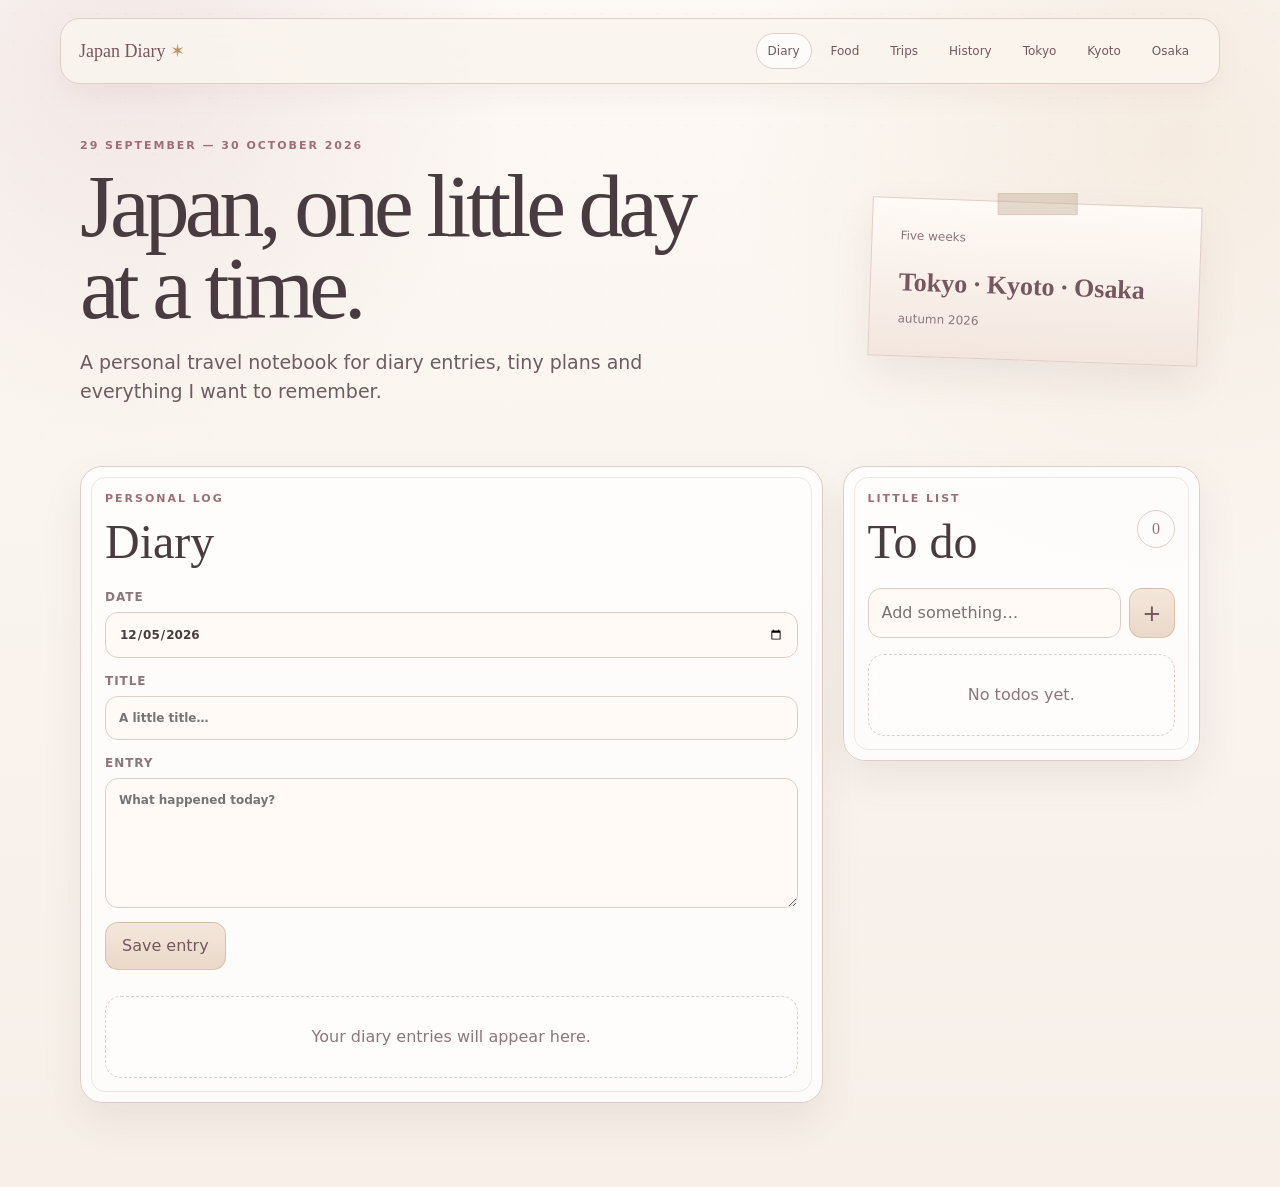
<file: index.html>
<!doctype html>
<html lang="en">
<head>
  <meta charset="utf-8">
  <meta name="viewport" content="width=device-width, initial-scale=1">
  <title>Japan Diary</title>
  <link rel="stylesheet" href="styles.css">
</head>
<body data-page="home">
  <header class="site-header">
    <a class="brand" href="index.html">Japan Diary <span>✶</span></a>
    <nav class="site-nav" aria-label="Main navigation">
      <a class="active" href="index.html">Diary</a>
      <a href="pages/food.html">Food</a>
      <a href="pages/trips.html">Trips</a>
      <a href="pages/history.html">History</a>
      <a href="pages/tokyo.html">Tokyo</a>
      <a href="pages/kyoto.html">Kyoto</a>
      <a href="pages/osaka.html">Osaka</a>
    </nav>
  </header>

  <main class="page-shell">
    <section class="home-hero">
      <div>
        <p class="kicker">29 September — 30 October 2026</p>
        <h1>Japan, one little day at a time.</h1>
        <p class="intro">A personal travel notebook for diary entries, tiny plans and everything I want to remember.</p>
      </div>
      <aside class="vintage-note">
        <span class="note-label">Five weeks</span>
        <strong>Tokyo · Kyoto · Osaka</strong>
        <span class="note-small">autumn 2026</span>
      </aside>
    </section>

    <section class="home-grid">
      <article class="paper-card">
        <div class="section-heading compact">
          <div>
            <p class="kicker">Personal log</p>
            <h2>Diary</h2>
          </div>
        </div>

        <form id="diaryForm" class="editor-form">
          <label>
            Date
            <input id="diaryDate" type="date" required>
          </label>
          <label>
            Title
            <input id="diaryTitle" type="text" placeholder="A little title…" required>
          </label>
          <label>
            Entry
            <textarea id="diaryText" placeholder="What happened today?" required></textarea>
          </label>
          <button class="button" type="submit">Save entry</button>
        </form>

        <div id="diaryEntries" class="entry-list" aria-live="polite"></div>
      </article>

      <aside class="paper-card todo-panel">
        <div class="section-heading compact">
          <div>
            <p class="kicker">Little list</p>
            <h2>To do</h2>
          </div>
          <span id="todoCount" class="counter">0</span>
        </div>

        <form id="todoForm" class="inline-form">
          <input id="todoInput" type="text" placeholder="Add something…" required>
          <button class="icon-button" type="submit" aria-label="Add todo">+</button>
        </form>
        <div id="todoList" class="todo-list" aria-live="polite"></div>
      </aside>
    </section>
  </main>

  <script src="site.js"></script>
</body>
</html>
</file>
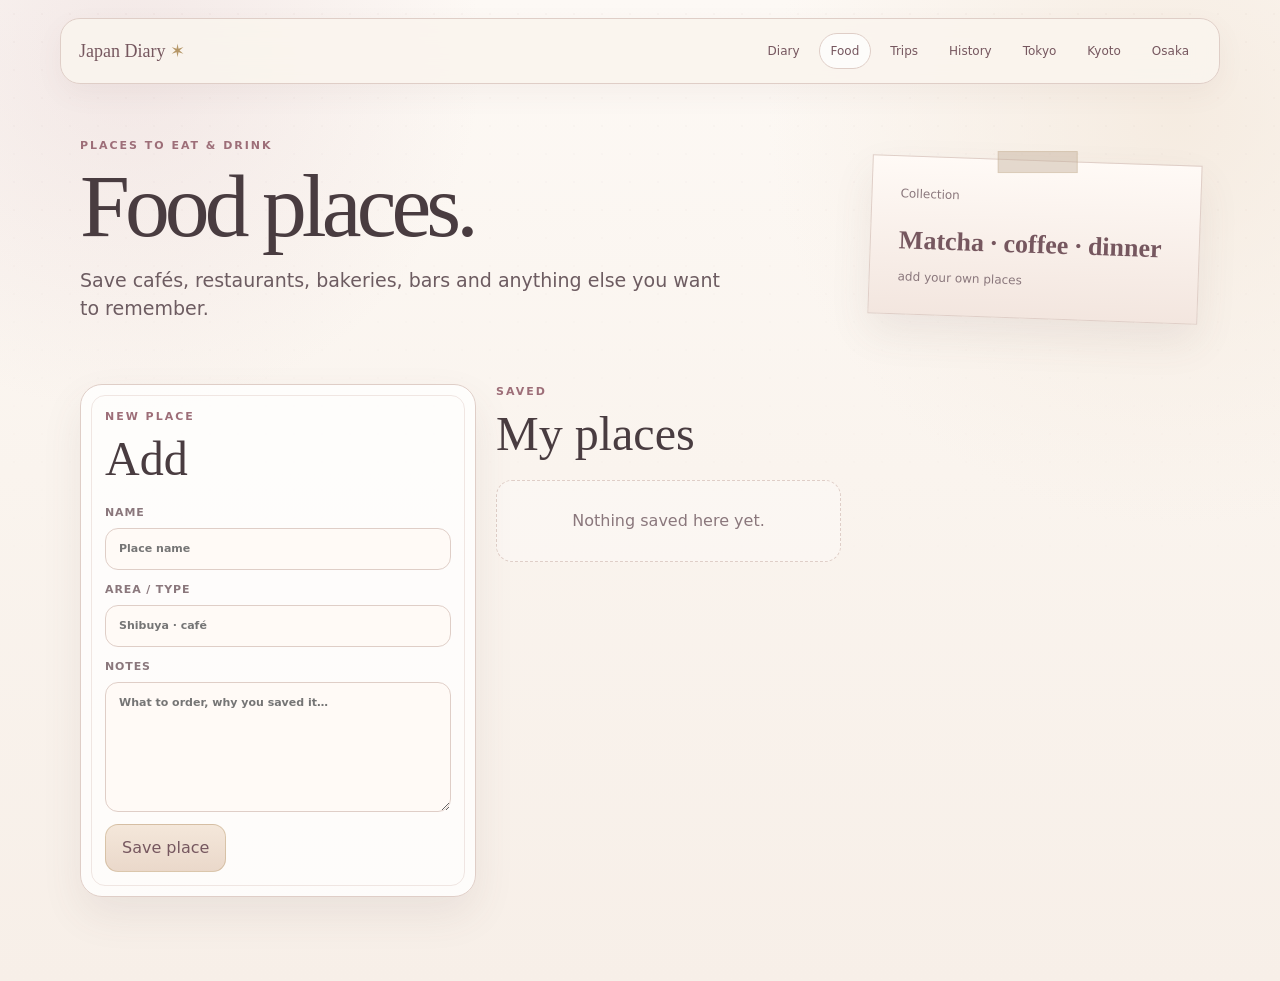
<file: pages/food.html>
<!doctype html>
<html lang="en">
<head>
  <meta charset="utf-8">
  <meta name="viewport" content="width=device-width, initial-scale=1">
  <title>Food Places · Japan Diary</title>
  <link rel="stylesheet" href="../styles.css">
</head>
<body data-page="collection">
  <header class="site-header">
    <a class="brand" href="../index.html">Japan Diary <span>✶</span></a>
    <nav class="site-nav" aria-label="Main navigation">
      <a href="../index.html">Diary</a><a class="active" href="food.html">Food</a><a href="trips.html">Trips</a><a href="history.html">History</a><a href="tokyo.html">Tokyo</a><a href="kyoto.html">Kyoto</a><a href="osaka.html">Osaka</a>
    </nav>
  </header>

  <main class="page-shell">
    <section class="page-hero">
      <div><p class="kicker">Places to eat & drink</p><h1>Food places.</h1><p class="intro">Save cafés, restaurants, bakeries, bars and anything else you want to remember.</p></div>
      <aside class="vintage-note"><span class="note-label">Collection</span><strong>Matcha · coffee · dinner</strong><span class="note-small">add your own places</span></aside>
    </section>

    <section class="content-layout">
      <aside class="paper-card sidebar-card">
        <div class="section-heading compact"><div><p class="kicker">New place</p><h2>Add</h2></div></div>
        <form id="collectionForm" class="collection-form" data-storage-key="japan-food-places-v1">
          <label>Name<input id="itemTitle" type="text" placeholder="Place name" required></label>
          <label>Area / type<input id="itemMeta" type="text" placeholder="Shibuya · café"></label>
          <label>Notes<textarea id="itemText" placeholder="What to order, why you saved it…"></textarea></label>
          <button class="button" type="submit">Save place</button>
        </form>
      </aside>
      <section><div class="section-heading"><div><p class="kicker">Saved</p><h2>My places</h2></div></div><div id="collectionList" class="collection-grid"></div></section>
    </section>
  </main>
  <script src="../site.js"></script>
</body>
</html>
</file>
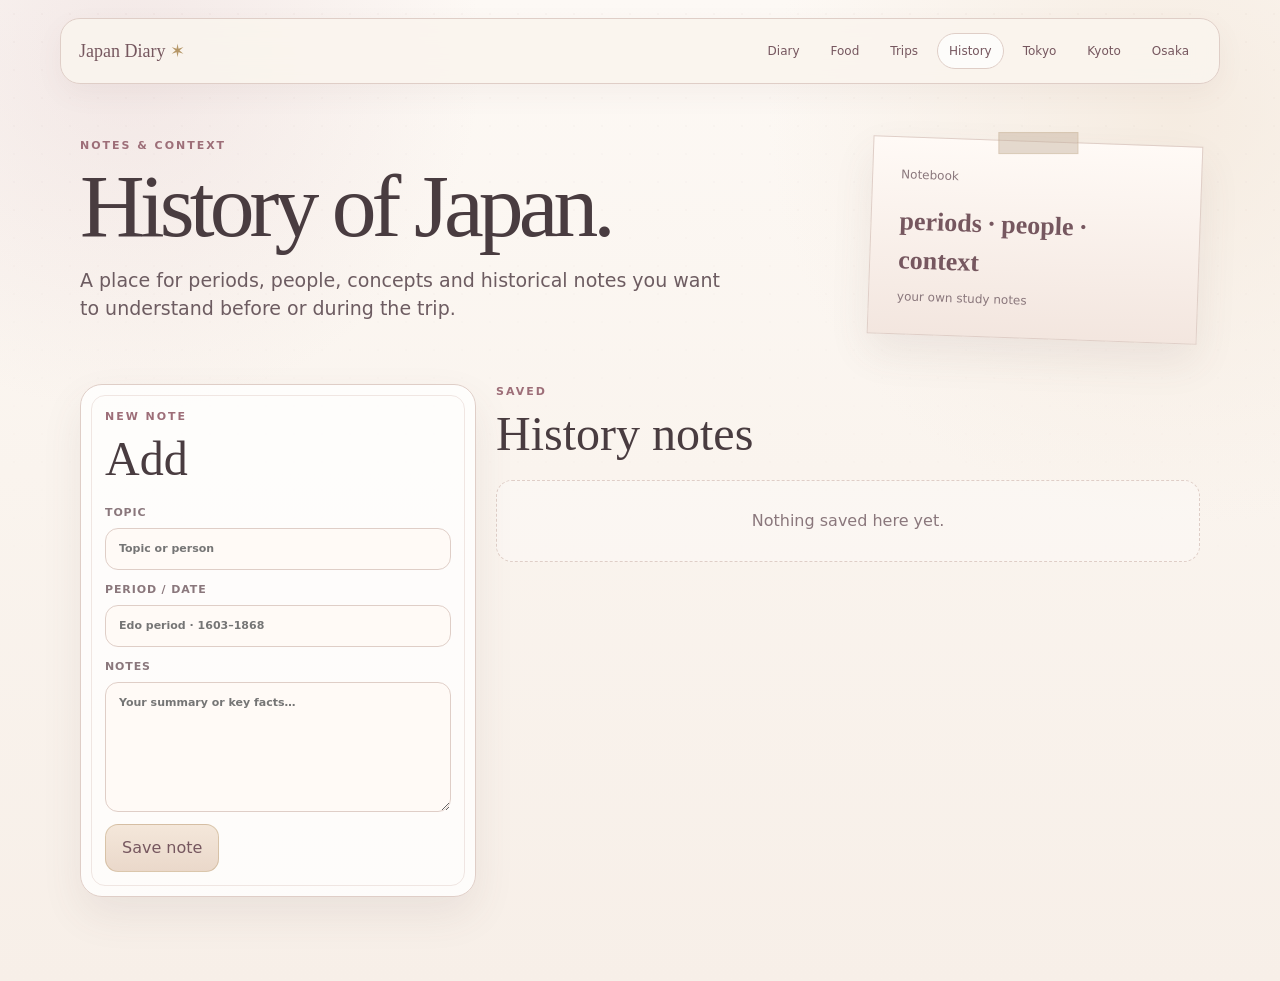
<file: pages/history.html>
<!doctype html>
<html lang="en">
<head>
  <meta charset="utf-8">
  <meta name="viewport" content="width=device-width, initial-scale=1">
  <title>History · Japan Diary</title>
  <link rel="stylesheet" href="../styles.css">
</head>
<body data-page="collection">
  <header class="site-header">
    <a class="brand" href="../index.html">Japan Diary <span>✶</span></a>
    <nav class="site-nav" aria-label="Main navigation">
      <a href="../index.html">Diary</a><a href="food.html">Food</a><a href="trips.html">Trips</a><a class="active" href="history.html">History</a><a href="tokyo.html">Tokyo</a><a href="kyoto.html">Kyoto</a><a href="osaka.html">Osaka</a>
    </nav>
  </header>

  <main class="page-shell">
    <section class="page-hero">
      <div><p class="kicker">Notes & context</p><h1>History of Japan.</h1><p class="intro">A place for periods, people, concepts and historical notes you want to understand before or during the trip.</p></div>
      <aside class="vintage-note"><span class="note-label">Notebook</span><strong>periods · people · context</strong><span class="note-small">your own study notes</span></aside>
    </section>

    <section class="content-layout">
      <aside class="paper-card sidebar-card">
        <div class="section-heading compact"><div><p class="kicker">New note</p><h2>Add</h2></div></div>
        <form id="collectionForm" class="collection-form" data-storage-key="japan-history-notes-v1">
          <label>Topic<input id="itemTitle" type="text" placeholder="Topic or person" required></label>
          <label>Period / date<input id="itemMeta" type="text" placeholder="Edo period · 1603–1868"></label>
          <label>Notes<textarea id="itemText" placeholder="Your summary or key facts…"></textarea></label>
          <button class="button" type="submit">Save note</button>
        </form>
      </aside>
      <section><div class="section-heading"><div><p class="kicker">Saved</p><h2>History notes</h2></div></div><div id="collectionList" class="history-list"></div></section>
    </section>
  </main>
  <script src="../site.js"></script>
</body>
</html>
</file>
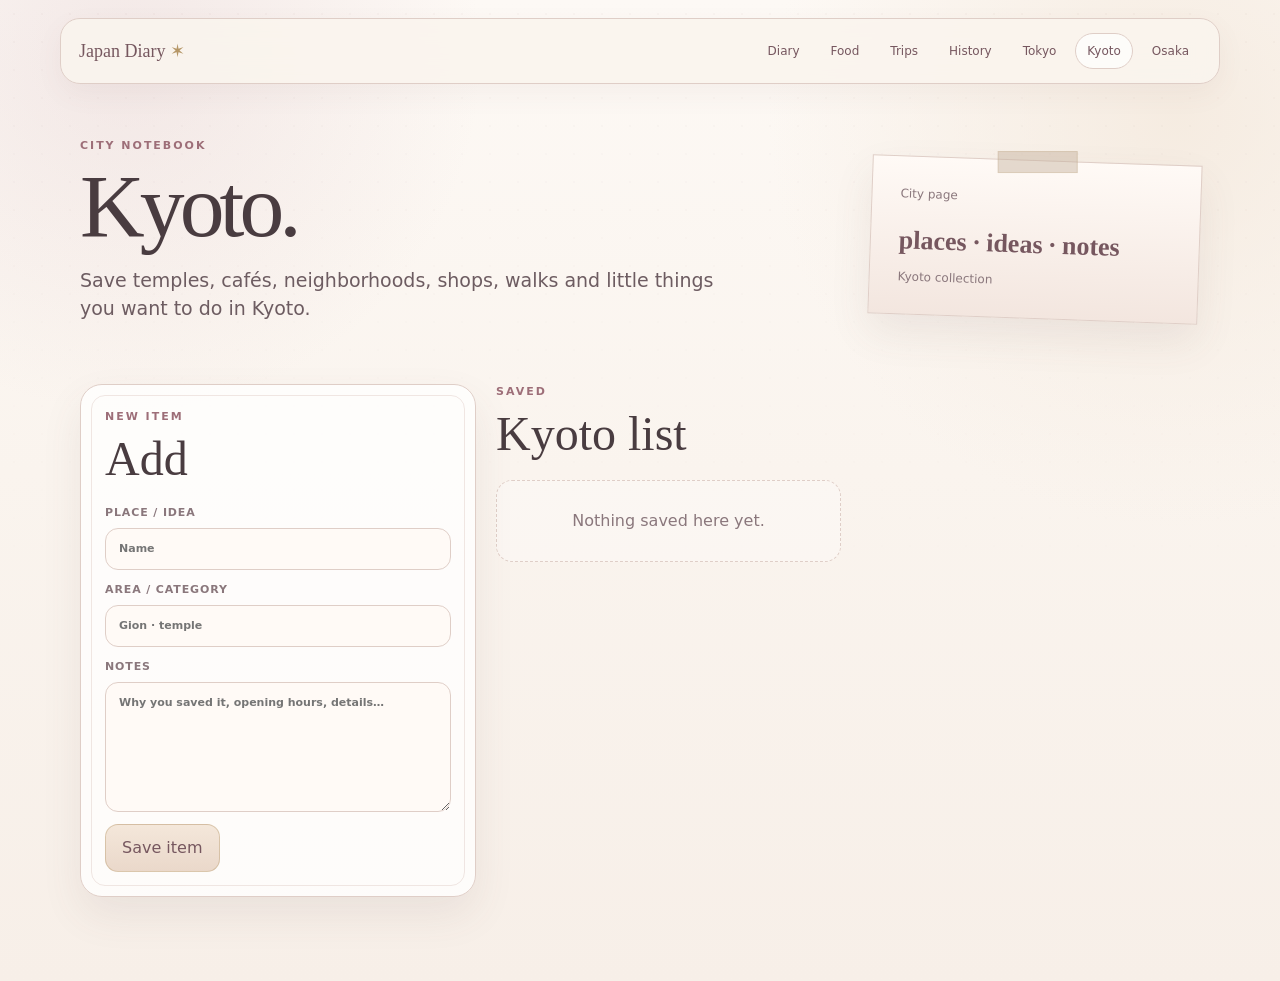
<file: pages/kyoto.html>
<!doctype html>
<html lang="en">
<head>
  <meta charset="utf-8">
  <meta name="viewport" content="width=device-width, initial-scale=1">
  <title>Kyoto · Japan Diary</title>
  <link rel="stylesheet" href="../styles.css">
</head>
<body data-page="collection">
  <header class="site-header">
    <a class="brand" href="../index.html">Japan Diary <span>✶</span></a>
    <nav class="site-nav" aria-label="Main navigation">
      <a href="../index.html">Diary</a><a href="food.html">Food</a><a href="trips.html">Trips</a><a href="history.html">History</a><a href="tokyo.html">Tokyo</a><a class="active" href="kyoto.html">Kyoto</a><a href="osaka.html">Osaka</a>
    </nav>
  </header>

  <main class="page-shell">
    <section class="page-hero">
      <div><p class="kicker">City notebook</p><h1>Kyoto.</h1><p class="intro">Save temples, cafés, neighborhoods, shops, walks and little things you want to do in Kyoto.</p></div>
      <aside class="vintage-note"><span class="note-label">City page</span><strong>places · ideas · notes</strong><span class="note-small">Kyoto collection</span></aside>
    </section>

    <section class="content-layout">
      <aside class="paper-card sidebar-card">
        <div class="section-heading compact"><div><p class="kicker">New item</p><h2>Add</h2></div></div>
        <form id="collectionForm" class="collection-form" data-storage-key="japan-kyoto-v1">
          <label>Place / idea<input id="itemTitle" type="text" placeholder="Name" required></label>
          <label>Area / category<input id="itemMeta" type="text" placeholder="Gion · temple"></label>
          <label>Notes<textarea id="itemText" placeholder="Why you saved it, opening hours, details…"></textarea></label>
          <button class="button" type="submit">Save item</button>
        </form>
      </aside>
      <section><div class="section-heading"><div><p class="kicker">Saved</p><h2>Kyoto list</h2></div></div><div id="collectionList" class="collection-grid"></div></section>
    </section>
  </main>
  <script src="../site.js"></script>
</body>
</html>
</file>
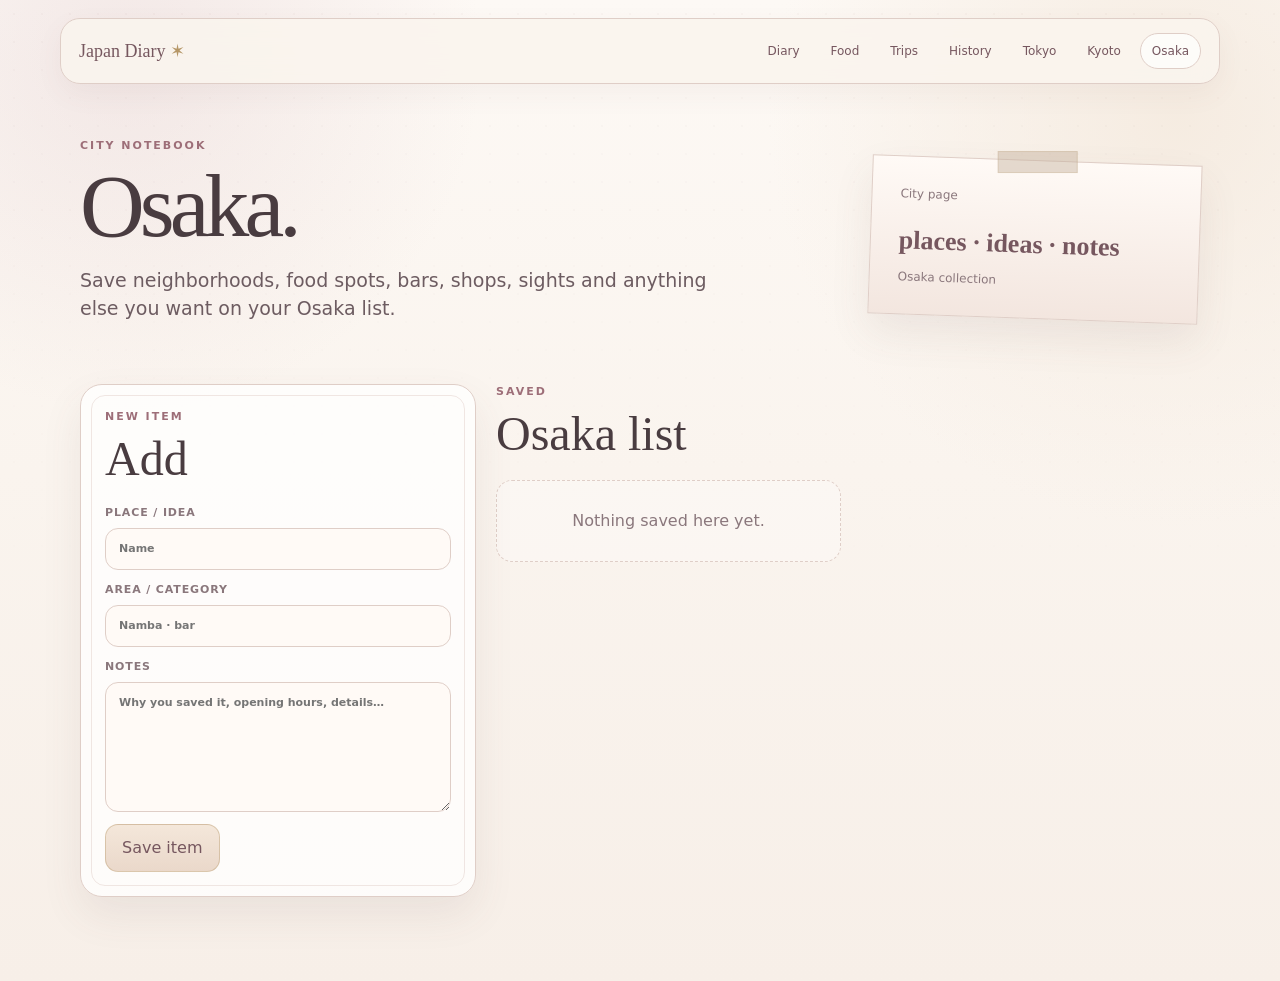
<file: pages/osaka.html>
<!doctype html>
<html lang="en">
<head>
  <meta charset="utf-8">
  <meta name="viewport" content="width=device-width, initial-scale=1">
  <title>Osaka · Japan Diary</title>
  <link rel="stylesheet" href="../styles.css">
</head>
<body data-page="collection">
  <header class="site-header">
    <a class="brand" href="../index.html">Japan Diary <span>✶</span></a>
    <nav class="site-nav" aria-label="Main navigation">
      <a href="../index.html">Diary</a><a href="food.html">Food</a><a href="trips.html">Trips</a><a href="history.html">History</a><a href="tokyo.html">Tokyo</a><a href="kyoto.html">Kyoto</a><a class="active" href="osaka.html">Osaka</a>
    </nav>
  </header>

  <main class="page-shell">
    <section class="page-hero">
      <div><p class="kicker">City notebook</p><h1>Osaka.</h1><p class="intro">Save neighborhoods, food spots, bars, shops, sights and anything else you want on your Osaka list.</p></div>
      <aside class="vintage-note"><span class="note-label">City page</span><strong>places · ideas · notes</strong><span class="note-small">Osaka collection</span></aside>
    </section>

    <section class="content-layout">
      <aside class="paper-card sidebar-card">
        <div class="section-heading compact"><div><p class="kicker">New item</p><h2>Add</h2></div></div>
        <form id="collectionForm" class="collection-form" data-storage-key="japan-osaka-v1">
          <label>Place / idea<input id="itemTitle" type="text" placeholder="Name" required></label>
          <label>Area / category<input id="itemMeta" type="text" placeholder="Namba · bar"></label>
          <label>Notes<textarea id="itemText" placeholder="Why you saved it, opening hours, details…"></textarea></label>
          <button class="button" type="submit">Save item</button>
        </form>
      </aside>
      <section><div class="section-heading"><div><p class="kicker">Saved</p><h2>Osaka list</h2></div></div><div id="collectionList" class="collection-grid"></div></section>
    </section>
  </main>
  <script src="../site.js"></script>
</body>
</html>
</file>
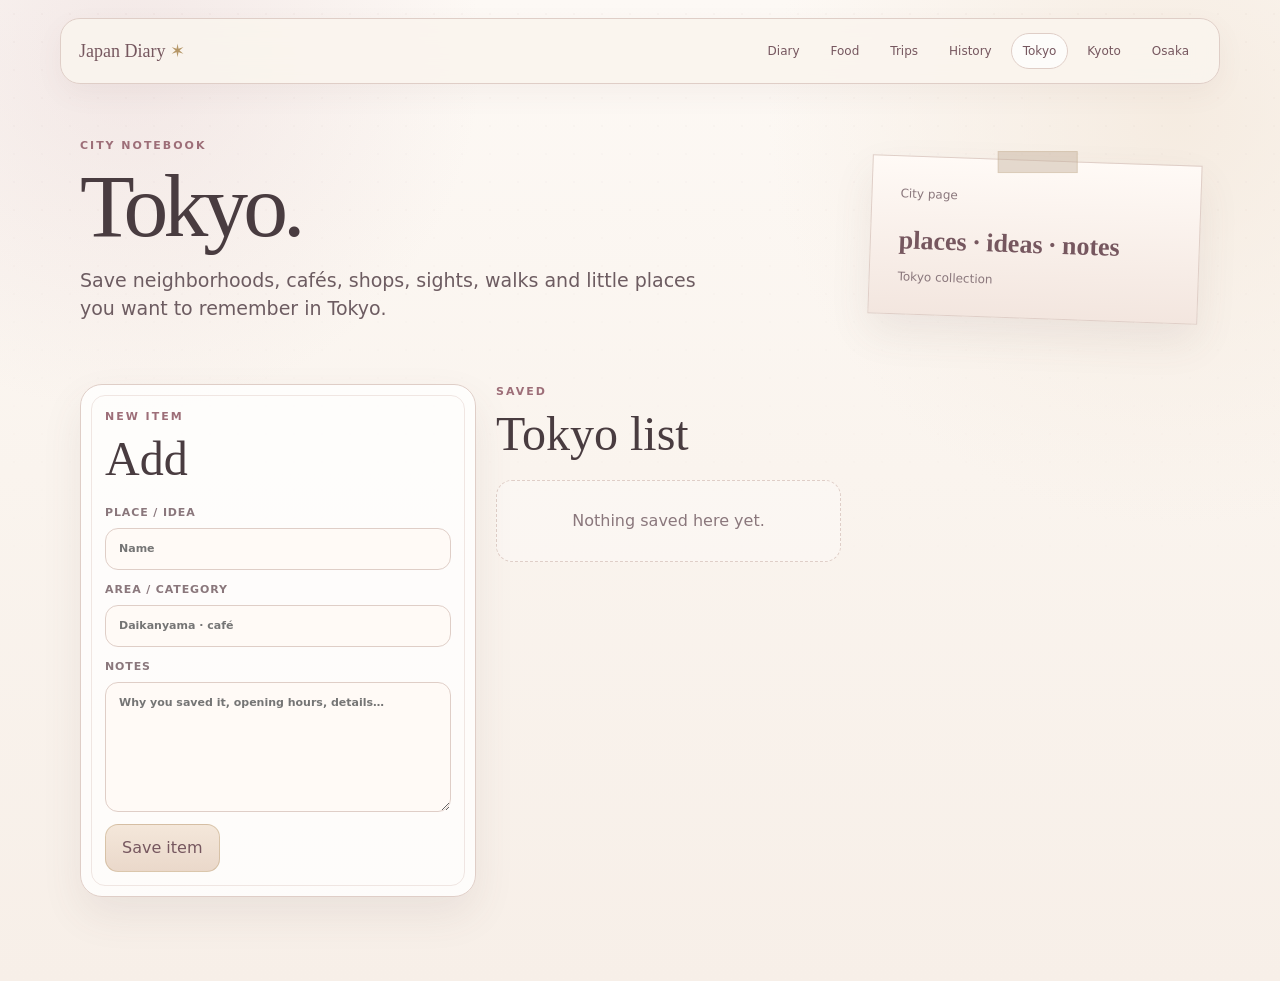
<file: pages/tokyo.html>
<!doctype html>
<html lang="en">
<head>
  <meta charset="utf-8">
  <meta name="viewport" content="width=device-width, initial-scale=1">
  <title>Tokyo · Japan Diary</title>
  <link rel="stylesheet" href="../styles.css">
</head>
<body data-page="collection">
  <header class="site-header">
    <a class="brand" href="../index.html">Japan Diary <span>✶</span></a>
    <nav class="site-nav" aria-label="Main navigation">
      <a href="../index.html">Diary</a><a href="food.html">Food</a><a href="trips.html">Trips</a><a href="history.html">History</a><a class="active" href="tokyo.html">Tokyo</a><a href="kyoto.html">Kyoto</a><a href="osaka.html">Osaka</a>
    </nav>
  </header>

  <main class="page-shell">
    <section class="page-hero">
      <div><p class="kicker">City notebook</p><h1>Tokyo.</h1><p class="intro">Save neighborhoods, cafés, shops, sights, walks and little places you want to remember in Tokyo.</p></div>
      <aside class="vintage-note"><span class="note-label">City page</span><strong>places · ideas · notes</strong><span class="note-small">Tokyo collection</span></aside>
    </section>

    <section class="content-layout">
      <aside class="paper-card sidebar-card">
        <div class="section-heading compact"><div><p class="kicker">New item</p><h2>Add</h2></div></div>
        <form id="collectionForm" class="collection-form" data-storage-key="japan-tokyo-v1">
          <label>Place / idea<input id="itemTitle" type="text" placeholder="Name" required></label>
          <label>Area / category<input id="itemMeta" type="text" placeholder="Daikanyama · café"></label>
          <label>Notes<textarea id="itemText" placeholder="Why you saved it, opening hours, details…"></textarea></label>
          <button class="button" type="submit">Save item</button>
        </form>
      </aside>
      <section><div class="section-heading"><div><p class="kicker">Saved</p><h2>Tokyo list</h2></div></div><div id="collectionList" class="collection-grid"></div></section>
    </section>
  </main>
  <script src="../site.js"></script>
</body>
</html>
</file>
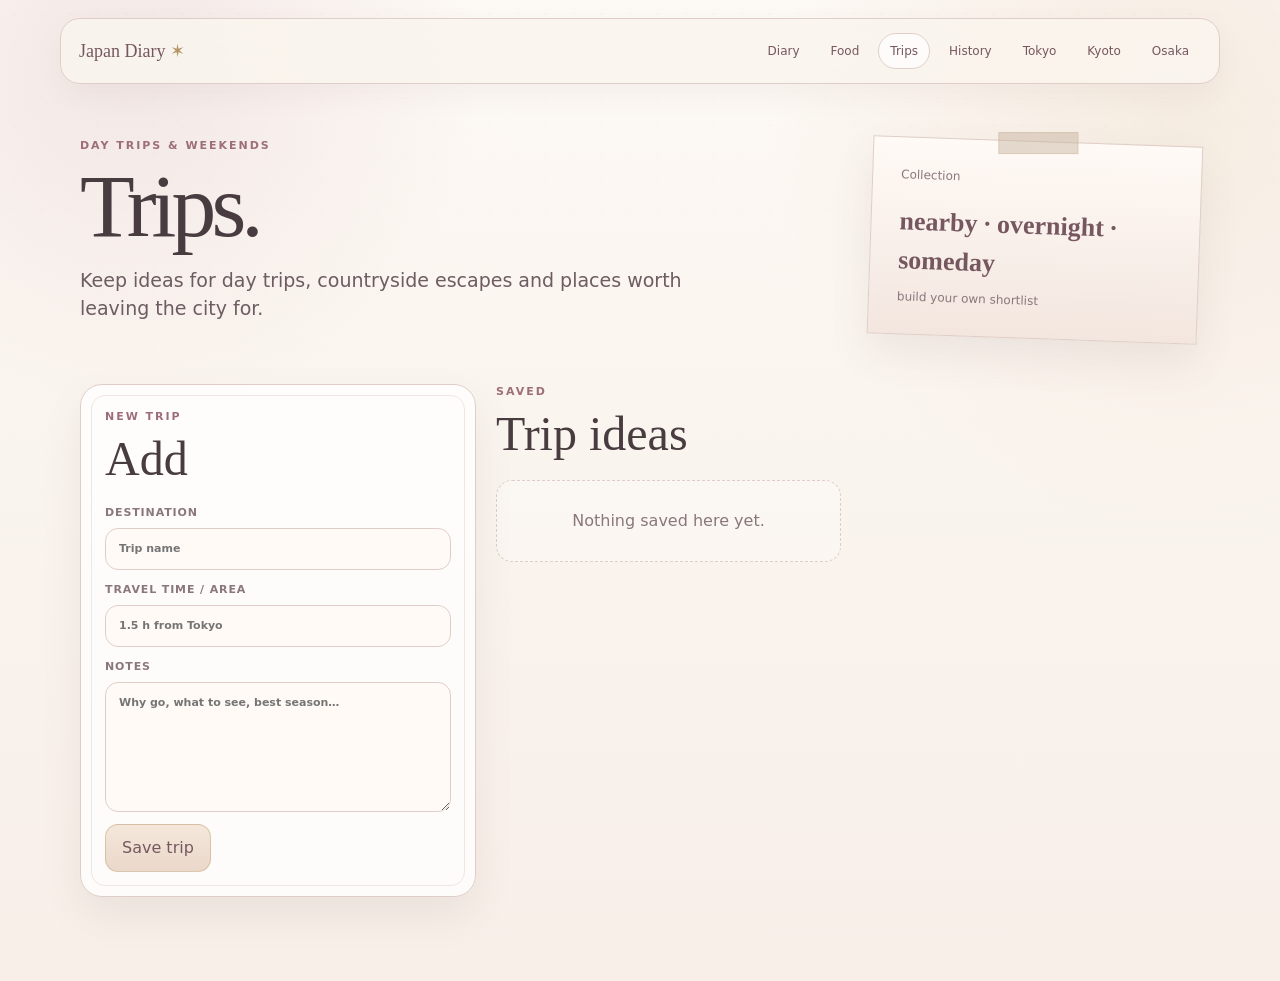
<file: pages/trips.html>
<!doctype html>
<html lang="en">
<head>
  <meta charset="utf-8">
  <meta name="viewport" content="width=device-width, initial-scale=1">
  <title>Trips · Japan Diary</title>
  <link rel="stylesheet" href="../styles.css">
</head>
<body data-page="collection">
  <header class="site-header">
    <a class="brand" href="../index.html">Japan Diary <span>✶</span></a>
    <nav class="site-nav" aria-label="Main navigation">
      <a href="../index.html">Diary</a><a href="food.html">Food</a><a class="active" href="trips.html">Trips</a><a href="history.html">History</a><a href="tokyo.html">Tokyo</a><a href="kyoto.html">Kyoto</a><a href="osaka.html">Osaka</a>
    </nav>
  </header>

  <main class="page-shell">
    <section class="page-hero">
      <div><p class="kicker">Day trips & weekends</p><h1>Trips.</h1><p class="intro">Keep ideas for day trips, countryside escapes and places worth leaving the city for.</p></div>
      <aside class="vintage-note"><span class="note-label">Collection</span><strong>nearby · overnight · someday</strong><span class="note-small">build your own shortlist</span></aside>
    </section>

    <section class="content-layout">
      <aside class="paper-card sidebar-card">
        <div class="section-heading compact"><div><p class="kicker">New trip</p><h2>Add</h2></div></div>
        <form id="collectionForm" class="collection-form" data-storage-key="japan-trip-ideas-v1">
          <label>Destination<input id="itemTitle" type="text" placeholder="Trip name" required></label>
          <label>Travel time / area<input id="itemMeta" type="text" placeholder="1.5 h from Tokyo"></label>
          <label>Notes<textarea id="itemText" placeholder="Why go, what to see, best season…"></textarea></label>
          <button class="button" type="submit">Save trip</button>
        </form>
      </aside>
      <section><div class="section-heading"><div><p class="kicker">Saved</p><h2>Trip ideas</h2></div></div><div id="collectionList" class="collection-grid"></div></section>
    </section>
  </main>
  <script src="../site.js"></script>
</body>
</html>
</file>
<file: styles.css>
:root {
  --paper:#faf4ee;
  --paper-2:#f2e7df;
  --powder:#d8bcc1;
  --dust:#c79ea7;
  --rose:#9d6e78;
  --mauve:#76575f;
  --ink:#493c40;
  --muted:#8a777c;
  --gold:#b59667;
  --line:#dfcec7;
  --white:rgba(255,255,255,.76);
  --shadow:0 18px 42px rgba(105,77,83,.09);
}
*{box-sizing:border-box}
html{scroll-behavior:smooth}
body{margin:0;color:var(--ink);background:radial-gradient(circle at 10% 6%,rgba(216,188,193,.28),transparent 24%),radial-gradient(circle at 92% 12%,rgba(245,235,224,.95),transparent 28%),linear-gradient(180deg,#fdf9f5 0%,var(--paper) 48%,#f7efe8 100%);font-family:Inter,ui-sans-serif,system-ui,-apple-system,BlinkMacSystemFont,"Segoe UI",sans-serif;line-height:1.5;min-height:100vh}
body:before{content:"";position:fixed;inset:0;pointer-events:none;opacity:.16;background-image:radial-gradient(circle,rgba(124,92,100,.18) 1px,transparent 1.2px);background-size:28px 28px;mask-image:linear-gradient(to bottom,black,transparent 72%)}
a{color:inherit}
button,input,textarea,select{font:inherit}
button{cursor:pointer}
.site-header{max-width:1160px;margin:18px auto 0;padding:14px 18px;display:flex;align-items:center;justify-content:space-between;gap:18px;position:sticky;top:10px;z-index:10;background:rgba(250,244,238,.9);backdrop-filter:blur(12px);border:1px solid var(--line);border-radius:20px;box-shadow:0 10px 28px rgba(111,86,91,.06)}
.brand{font-family:Georgia,"Times New Roman",serif;text-decoration:none;font-size:18px;color:var(--mauve)}
.brand span{color:var(--gold)}
.site-nav{display:flex;gap:7px;flex-wrap:wrap}
.site-nav a{text-decoration:none;font-size:12px;padding:8px 11px;border-radius:999px;color:var(--mauve);border:1px solid transparent}
.site-nav a:hover,.site-nav a.active{background:rgba(255,255,255,.66);border-color:var(--line)}
.page-shell{max-width:1160px;margin:0 auto;padding:54px 20px 84px;position:relative;z-index:1}
.kicker{margin:0 0 10px;color:var(--rose);font-size:11px;font-weight:700;text-transform:uppercase;letter-spacing:.18em}
h1,h2,h3{font-family:Georgia,"Times New Roman",serif;font-weight:500}
h1{margin:0;font-size:clamp(52px,7vw,96px);line-height:.92;letter-spacing:-.055em}
h2{margin:0;font-size:clamp(34px,4vw,48px);line-height:1}
h3{margin:0;font-size:24px}.intro{max-width:650px;font-size:19px;color:#6d5c61}
.home-hero,.page-hero{display:grid;grid-template-columns:1.25fr .75fr;gap:28px;align-items:center;margin-bottom:42px}.page-hero{grid-template-columns:1fr .55fr}
.vintage-note{justify-self:end;width:min(100%,330px);padding:28px;border:1px solid var(--line);background:linear-gradient(180deg,#fffaf6,#f3e6df);box-shadow:var(--shadow);transform:rotate(2deg);position:relative}
.vintage-note:before{content:"";position:absolute;width:78px;height:20px;top:-10px;left:50%;transform:translateX(-50%) rotate(-2deg);background:rgba(196,176,156,.45);border:1px solid rgba(181,150,103,.2)}
.note-label,.note-small{display:block;color:var(--muted);font-size:12px}.vintage-note strong{display:block;margin:18px 0 8px;font-family:Georgia,serif;font-size:26px;color:var(--mauve)}
.home-grid{display:grid;grid-template-columns:1.35fr .65fr;gap:20px;align-items:start}.paper-card{background:var(--white);border:1px solid var(--line);border-radius:22px;padding:24px;box-shadow:var(--shadow);position:relative}.paper-card:before{content:"";position:absolute;inset:10px;border:1px solid rgba(223,206,199,.48);border-radius:14px;pointer-events:none}.section-heading{display:flex;align-items:end;justify-content:space-between;gap:18px;margin-bottom:22px;position:relative;z-index:1}.section-heading.compact{align-items:center}.counter{display:grid;place-items:center;min-width:38px;height:38px;border-radius:50%;border:1px solid var(--line);color:var(--rose);font-family:Georgia,serif}
.editor-form,.inline-form{position:relative;z-index:1}.editor-form{display:grid;gap:14px;margin-bottom:26px}.editor-form label{display:grid;gap:6px;font-size:12px;color:var(--muted);font-weight:700;text-transform:uppercase;letter-spacing:.08em}.editor-form input,.editor-form textarea,.inline-form input,.collection-form input,.collection-form textarea,.collection-form select{width:100%;border:1px solid var(--line);background:rgba(255,250,246,.9);border-radius:13px;padding:12px 13px;color:var(--ink)}textarea{min-height:130px;resize:vertical}.button,.icon-button,.small-button{border:1px solid rgba(181,150,103,.4);background:linear-gradient(180deg,#f4e7da,#ead8ca);color:var(--mauve);border-radius:13px;padding:11px 16px}.button{justify-self:start}.inline-form{display:grid;grid-template-columns:1fr 46px;gap:8px;margin-bottom:16px}.icon-button{padding:0;font-size:23px}.entry-list,.todo-list,.collection-list{position:relative;z-index:1;display:grid;gap:12px}.diary-entry,.todo-item,.collection-card{border:1px solid rgba(223,206,199,.78);background:rgba(255,255,255,.52);border-radius:15px;padding:16px}.diary-meta,.card-meta{font-size:11px;color:var(--rose);text-transform:uppercase;letter-spacing:.1em}.diary-entry h3,.collection-card h3{margin:6px 0 8px}.diary-entry p,.collection-card p{margin:0;color:#6d5f63;white-space:pre-wrap}.entry-actions,.card-actions{display:flex;justify-content:flex-end;margin-top:10px}.small-button{padding:6px 10px;font-size:11px;background:transparent}.todo-item{display:grid;grid-template-columns:22px 1fr auto;gap:10px;align-items:center;padding:11px 12px}.todo-item input{width:18px;height:18px;accent-color:var(--rose)}.todo-item.done span{text-decoration:line-through;color:#a39498}.delete-button{border:0;background:transparent;color:var(--muted);font-size:18px;padding:2px 6px}
.page-index{display:grid;grid-template-columns:repeat(5,1fr);gap:12px;margin:34px 0 50px}.page-index a{text-decoration:none;padding:18px;border:1px solid var(--line);background:rgba(255,255,255,.55);border-radius:16px;font-family:Georgia,serif;color:var(--mauve);text-align:center}.page-index a:hover{background:rgba(255,255,255,.82)}
.content-layout{display:grid;grid-template-columns:.72fr 1.28fr;gap:20px;align-items:start}.sidebar-card{position:sticky;top:100px}.collection-form{display:grid;gap:12px;position:relative;z-index:1}.collection-form label{display:grid;gap:6px;color:var(--muted);font-size:11px;font-weight:700;text-transform:uppercase;letter-spacing:.08em}.collection-grid{display:grid;grid-template-columns:repeat(2,1fr);gap:14px}.collection-card{min-height:160px}.empty-state{padding:28px;border:1px dashed var(--line);border-radius:16px;text-align:center;color:var(--muted);background:rgba(255,255,255,.3)}.history-list .collection-card{min-height:auto}.history-list{display:grid;gap:14px}
@media(max-width:900px){.site-header{position:static;margin:10px}.page-shell{padding-top:36px}.home-hero,.page-hero,.home-grid,.content-layout{grid-template-columns:1fr}.vintage-note{justify-self:start}.page-index{grid-template-columns:repeat(2,1fr)}.sidebar-card{position:static}.collection-grid{grid-template-columns:1fr}}
@media(max-width:600px){.site-header{align-items:flex-start;flex-direction:column;border-radius:16px}.site-nav{width:100%;overflow-x:auto;flex-wrap:nowrap;padding-bottom:2px}.site-nav a{white-space:nowrap}.page-shell{padding-left:14px;padding-right:14px}.page-index{grid-template-columns:1fr}.paper-card{padding:19px}.home-hero,.page-hero{margin-bottom:30px}h1{font-size:52px}}
</file>
